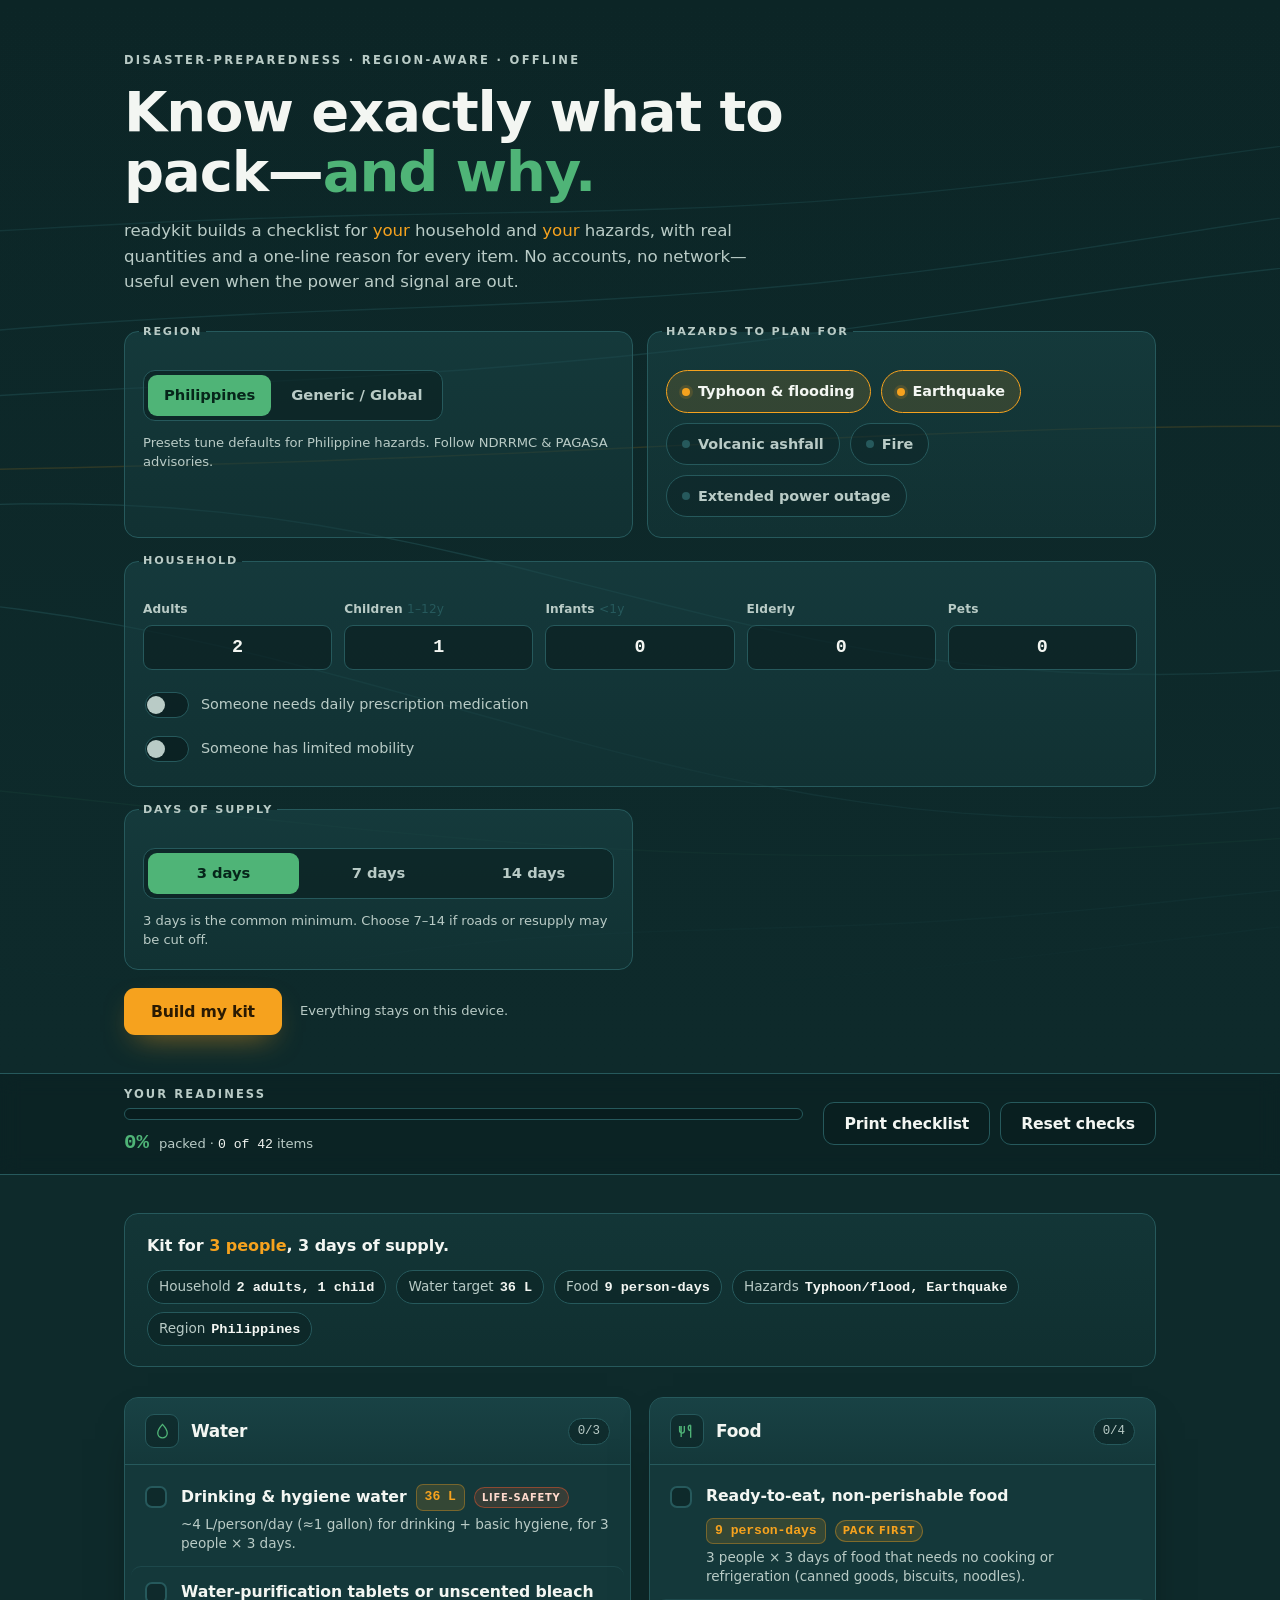
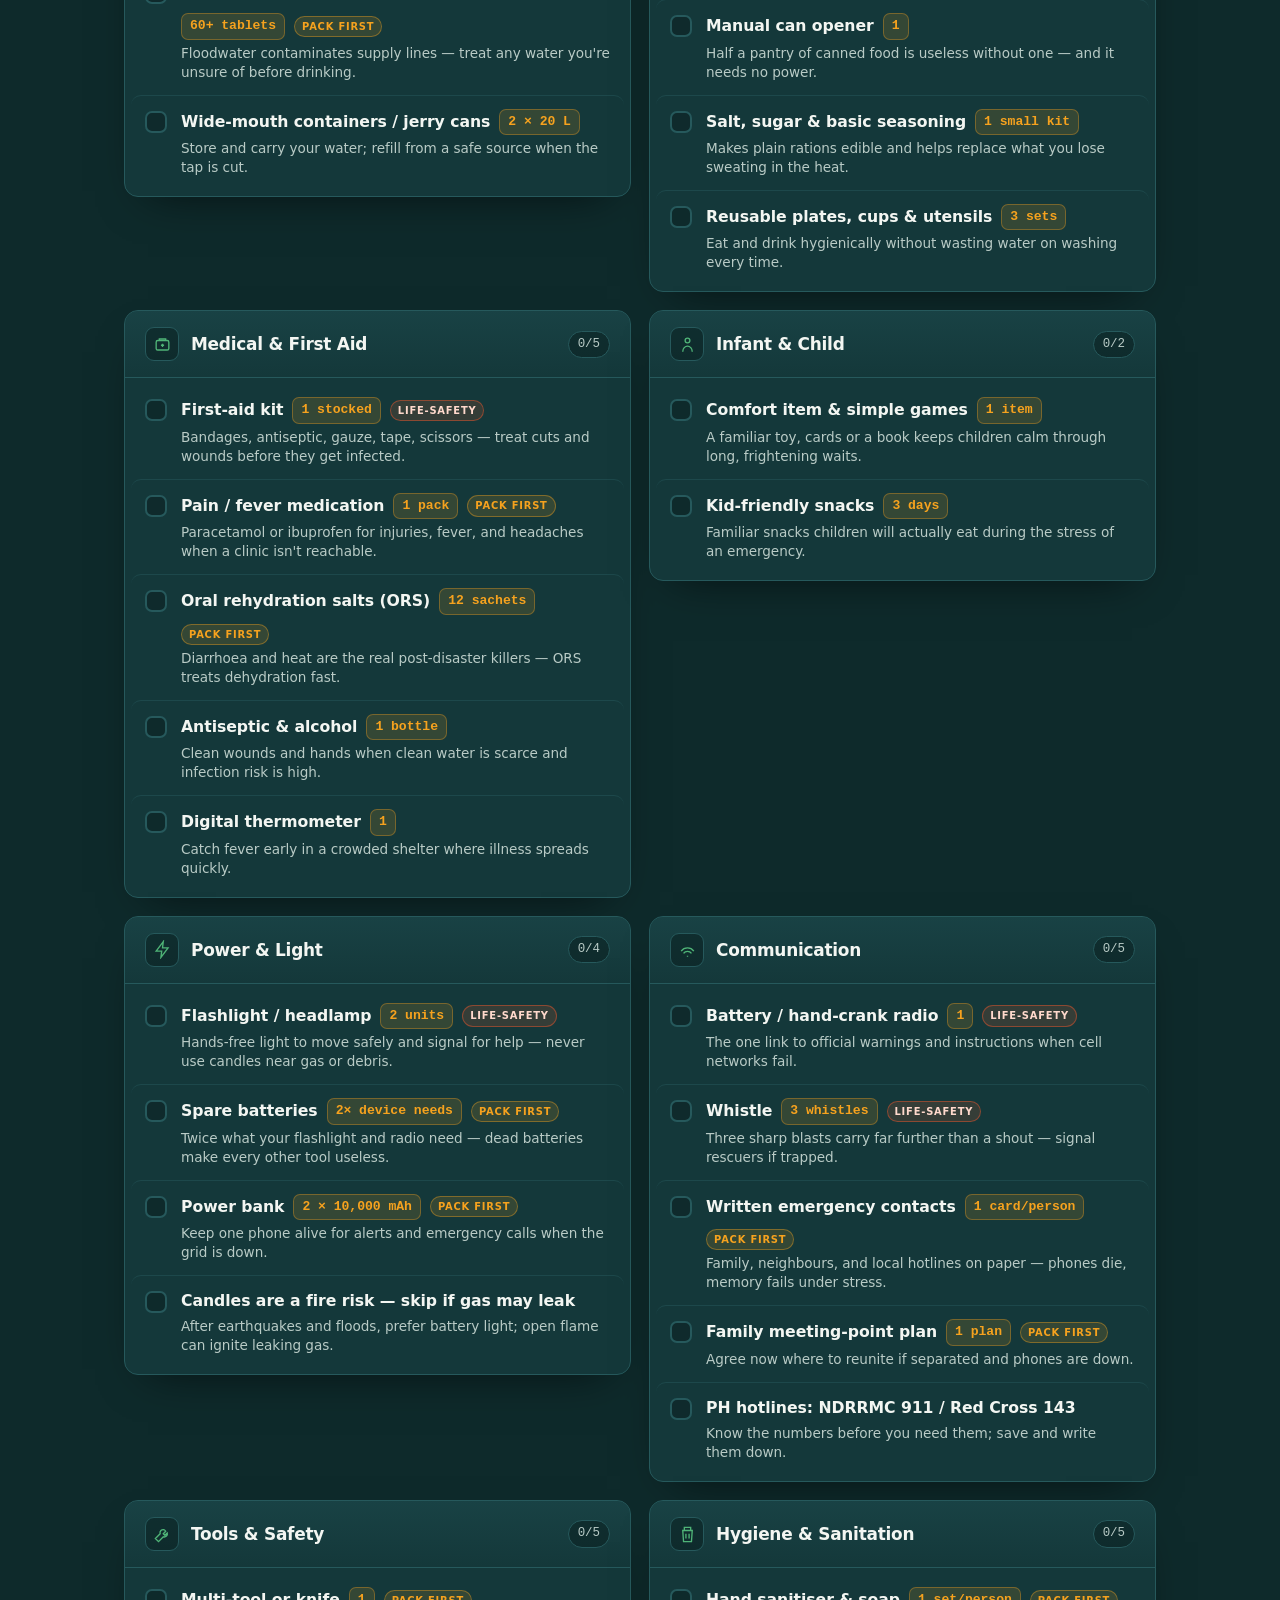
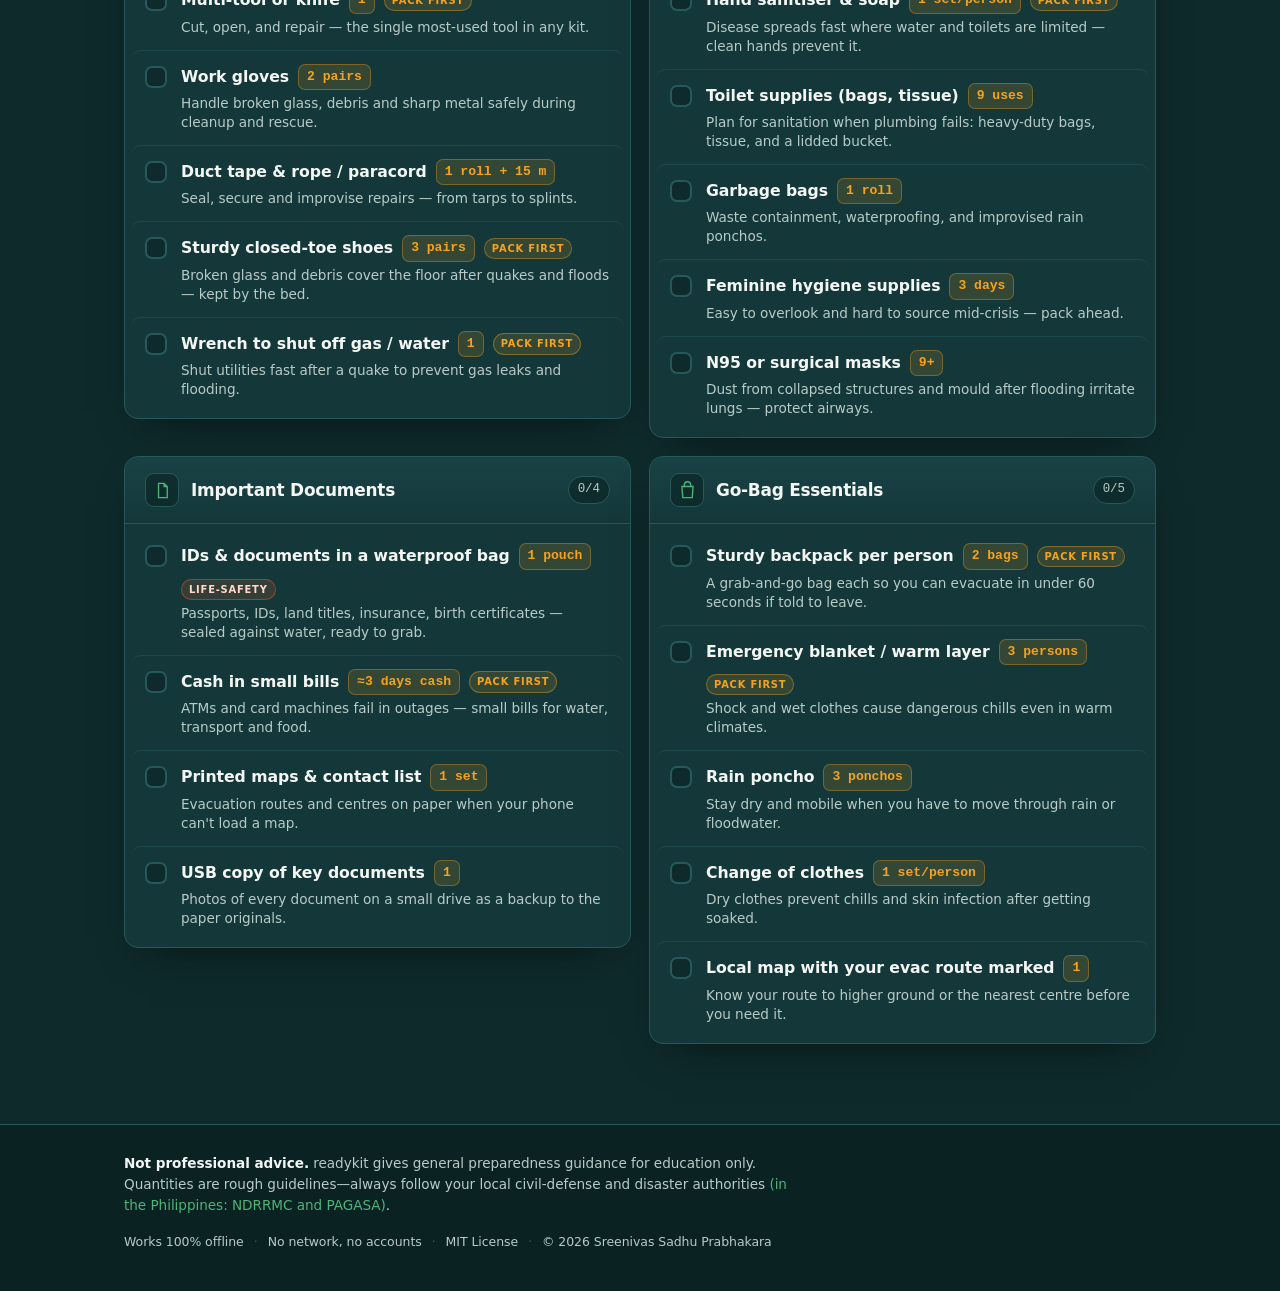
<file: index.html>
<!doctype html>
<html lang="en">
<head>
  <meta charset="utf-8">
  <meta name="viewport" content="width=device-width, initial-scale=1">
  <meta http-equiv="Content-Security-Policy" content="default-src 'self'; connect-src 'none'; img-src 'self' data:; base-uri 'none'; form-action 'none'; frame-ancestors 'none'; object-src 'none'">
  <title>readykit — disaster preparedness checklist for your home</title>
  <meta name="description" content="A region-aware disaster-prep checklist for your exact household and hazards — real quantities and a reason for every item. Printable, private, works fully offline.">
  <meta name="color-scheme" content="dark">
  <link rel="canonical" href="https://sreenivas-sadhu-prabhakara.github.io/readykit/">
  <meta name="robots" content="index, follow, max-image-preview:large">
  <meta name="author" content="Sreenivas Sadhu Prabhakara">
  <meta name="keywords" content="disaster preparedness, emergency checklist, go bag, typhoon preparedness, earthquake kit, emergency kit list, disaster prep Philippines, NDRRMC, family emergency plan, how much water to store">
  <meta name="theme-color" content="#0E2A2B" media="(prefers-color-scheme: dark)">
  <meta name="theme-color" content="#14383A" media="(prefers-color-scheme: light)">

  <!-- Open Graph -->
  <meta property="og:type" content="website">
  <meta property="og:site_name" content="readykit">
  <meta property="og:title" content="readykit — disaster preparedness checklist for your home">
  <meta property="og:description" content="A region-aware disaster-prep checklist for your exact household and hazards — real quantities and a reason for every item. Printable, private, works fully offline.">
  <meta property="og:url" content="https://sreenivas-sadhu-prabhakara.github.io/readykit/">
  <meta property="og:locale" content="en_US">
  <meta property="og:image" content="https://sreenivas-sadhu-prabhakara.github.io/readykit/og-image.png">
  <meta property="og:image:width" content="1200">
  <meta property="og:image:height" content="630">
  <meta property="og:image:alt" content="readykit — know exactly what to pack, and why">

  <!-- Twitter -->
  <meta name="twitter:card" content="summary_large_image">
  <meta name="twitter:title" content="readykit — disaster preparedness checklist for your home">
  <meta name="twitter:description" content="A region-aware disaster-prep checklist for your exact household and hazards — real quantities and a reason for every item. Printable, private, works fully offline.">
  <meta name="twitter:image" content="https://sreenivas-sadhu-prabhakara.github.io/readykit/og-image.png">
  <meta name="twitter:image:alt" content="readykit — know exactly what to pack, and why">

  <link rel="stylesheet" href="styles.css">
  <link rel="icon" href="favicon.svg" type="image/svg+xml">
  <link rel="apple-touch-icon" href="apple-touch-icon.png">
  <link rel="manifest" href="manifest.webmanifest">

  <!-- Structured data (data block; not affected by script-src) -->
  <script type="application/ld+json">
  {
    "@context": "https://schema.org",
    "@type": "WebApplication",
    "name": "readykit",
    "description": "A region-aware disaster-preparedness checklist that tailors an emergency kit to your exact household and hazards, with real quantities and a reason for every item. Printable, private, and works fully offline.",
    "url": "https://sreenivas-sadhu-prabhakara.github.io/readykit/",
    "applicationCategory": "UtilitiesApplication",
    "operatingSystem": "Any (modern web browser)",
    "browserRequirements": "Requires a modern web browser with JavaScript enabled.",
    "isAccessibleForFree": true,
    "offers": { "@type": "Offer", "price": "0", "priceCurrency": "USD" },
    "license": "https://opensource.org/licenses/MIT",
    "author": { "@type": "Person", "name": "Sreenivas Sadhu Prabhakara" },
    "softwareVersion": "0.1.0",
    "featureList": [
      "Region- and hazard-aware checklist",
      "Computed quantities from your household and days of supply",
      "A plain-language reason for every item",
      "Readiness meter to track what you have packed",
      "Printable black-and-white checklist",
      "Runs 100% offline in your browser"
    ]
  }
  </script>
  <script type="application/ld+json">
  {
    "@context": "https://schema.org",
    "@type": "FAQPage",
    "mainEntity": [
      {
        "@type": "Question",
        "name": "How much water should I store for an emergency?",
        "acceptedAnswer": {
          "@type": "Answer",
          "text": "About 4 litres (~1 gallon) per person per day for drinking and basic hygiene. For 3 people over 3 days that's 36 litres. Store more if you have infants, pets, or if the weather is hot."
        }
      },
      {
        "@type": "Question",
        "name": "How many days of supplies should I prepare?",
        "acceptedAnswer": {
          "@type": "Answer",
          "text": "Three days is the common minimum. Choose 7 to 14 days if roads or resupply may be cut off, for example on an island or in a flood-prone area."
        }
      },
      {
        "@type": "Question",
        "name": "Does readykit work without internet?",
        "acceptedAnswer": {
          "@type": "Answer",
          "text": "Yes — readykit runs entirely offline in your browser, which matters most when power or signal is out. Nothing about your household is ever transmitted or stored anywhere but your own device."
        }
      }
    ]
  }
  </script>
</head>
<body>
  <a class="skip-link" href="#kit">Skip to my checklist</a>

  <!-- ============ HERO ============ -->
  <header class="hero" id="top">
    <div class="hero__contour" aria-hidden="true">
      <svg class="contour" viewBox="0 0 1440 520" preserveAspectRatio="xMidYMid slice" role="presentation">
        <g class="contour__lines"></g>
      </svg>
    </div>

    <div class="hero__inner">
      <p class="eyebrow">Disaster-preparedness &middot; region-aware &middot; offline</p>
      <h1 class="hero__title">Know exactly what to pack&mdash;<span class="hero__accent">and why.</span></h1>
      <p class="hero__lede">
        readykit builds a checklist for <em>your</em> household and <em>your</em> hazards, with real
        quantities and a one-line reason for every item. No accounts, no network&mdash;useful even when
        the power and signal are out.
      </p>

      <!-- ============ CONTROLS ============ -->
      <form class="controls" id="controls" novalidate>
        <fieldset class="panel">
          <legend class="panel__legend">Region</legend>
          <div class="segmented" role="radiogroup" aria-label="Region preset">
            <label class="seg">
              <input type="radio" name="region" value="ph" checked>
              <span>Philippines</span>
            </label>
            <label class="seg">
              <input type="radio" name="region" value="generic">
              <span>Generic / Global</span>
            </label>
          </div>
          <p class="panel__hint" id="regionHint">Presets tune defaults and local guidance. You can override any hazard below.</p>
        </fieldset>

        <fieldset class="panel">
          <legend class="panel__legend">Hazards to plan for</legend>
          <div class="chips" id="hazards">
            <label class="chip"><input type="checkbox" name="hazard" value="typhoon" checked><span>Typhoon &amp; flooding</span></label>
            <label class="chip"><input type="checkbox" name="hazard" value="earthquake" checked><span>Earthquake</span></label>
            <label class="chip"><input type="checkbox" name="hazard" value="volcanic"><span>Volcanic ashfall</span></label>
            <label class="chip"><input type="checkbox" name="hazard" value="fire"><span>Fire</span></label>
            <label class="chip"><input type="checkbox" name="hazard" value="outage"><span>Extended power outage</span></label>
          </div>
        </fieldset>

        <fieldset class="panel panel--wide">
          <legend class="panel__legend">Household</legend>
          <div class="counts">
            <div class="count"><label for="adults">Adults</label><input type="number" id="adults" name="adults" min="0" max="30" step="1" value="2" inputmode="numeric"></div>
            <div class="count"><label for="children">Children <span class="count__sub">1&ndash;12y</span></label><input type="number" id="children" name="children" min="0" max="30" step="1" value="1" inputmode="numeric"></div>
            <div class="count"><label for="infants">Infants <span class="count__sub">&lt;1y</span></label><input type="number" id="infants" name="infants" min="0" max="10" step="1" value="0" inputmode="numeric"></div>
            <div class="count"><label for="elderly">Elderly</label><input type="number" id="elderly" name="elderly" min="0" max="20" step="1" value="0" inputmode="numeric"></div>
            <div class="count"><label for="pets">Pets</label><input type="number" id="pets" name="pets" min="0" max="20" step="1" value="0" inputmode="numeric"></div>
          </div>
          <div class="toggles">
            <label class="toggle"><input type="checkbox" name="meds"><span>Someone needs daily prescription medication</span></label>
            <label class="toggle"><input type="checkbox" name="mobility"><span>Someone has limited mobility</span></label>
          </div>
        </fieldset>

        <fieldset class="panel">
          <legend class="panel__legend">Days of supply</legend>
          <div class="segmented segmented--days" role="radiogroup" aria-label="Days of supply">
            <label class="seg"><input type="radio" name="days" value="3" checked><span>3 days</span></label>
            <label class="seg"><input type="radio" name="days" value="7"><span>7 days</span></label>
            <label class="seg"><input type="radio" name="days" value="14"><span>14 days</span></label>
          </div>
          <p class="panel__hint">3 days is the common minimum. Choose 7&ndash;14 if roads or resupply may be cut off.</p>
        </fieldset>

        <div class="controls__action">
          <button type="submit" class="btn btn--primary" id="buildBtn">Build my kit</button>
          <span class="controls__note">Everything stays on this device.</span>
        </div>
      </form>
    </div>
  </header>

  <main>
    <!-- ============ STATUS ROW ============ -->
    <section class="status" id="kit" aria-labelledby="statusHeading">
      <div class="status__inner">
        <div class="status__meter">
          <div class="meter">
            <div class="meter__track">
              <div class="meter__fill" id="meterFill"></div>
            </div>
            <div class="meter__readout">
              <span class="meter__pct" id="meterPct">0%</span>
              <span class="meter__label" id="meterLabel">packed &middot; <span id="meterCount">0 of 0</span> items</span>
            </div>
          </div>
          <h2 class="status__heading" id="statusHeading">Your readiness</h2>
        </div>
        <div class="status__actions">
          <button type="button" class="btn btn--ghost" id="printBtn">Print checklist</button>
          <button type="button" class="btn btn--ghost" id="resetBtn">Reset checks</button>
        </div>
      </div>
    </section>

    <!-- ============ SUMMARY (also print header) ============ -->
    <section class="summary" id="summary" aria-live="polite"></section>

    <!-- ============ CHECKLIST ============ -->
    <section class="kit" id="checklist" aria-label="Preparedness checklist"></section>
  </main>

  <!-- ============ FOOTER ============ -->
  <footer class="foot">
    <div class="foot__inner">
      <p class="foot__disclaimer">
        <strong>Not professional advice.</strong> readykit gives general preparedness guidance for education only.
        Quantities are rough guidelines&mdash;always follow your local civil-defense and disaster authorities
        <span class="foot__ph">(in the Philippines: NDRRMC and PAGASA)</span>.
      </p>
      <p class="foot__meta">
        <span>Works 100% offline</span><span class="foot__dot">&middot;</span>
        <span>No network, no accounts</span><span class="foot__dot">&middot;</span>
        <span>MIT&nbsp;License</span><span class="foot__dot">&middot;</span>
        <span>&copy; 2026 Sreenivas&nbsp;Sadhu&nbsp;Prabhakara</span>
      </p>
    </div>
  </footer>

  <script src="app.js" defer></script>
</body>
</html>
</file>
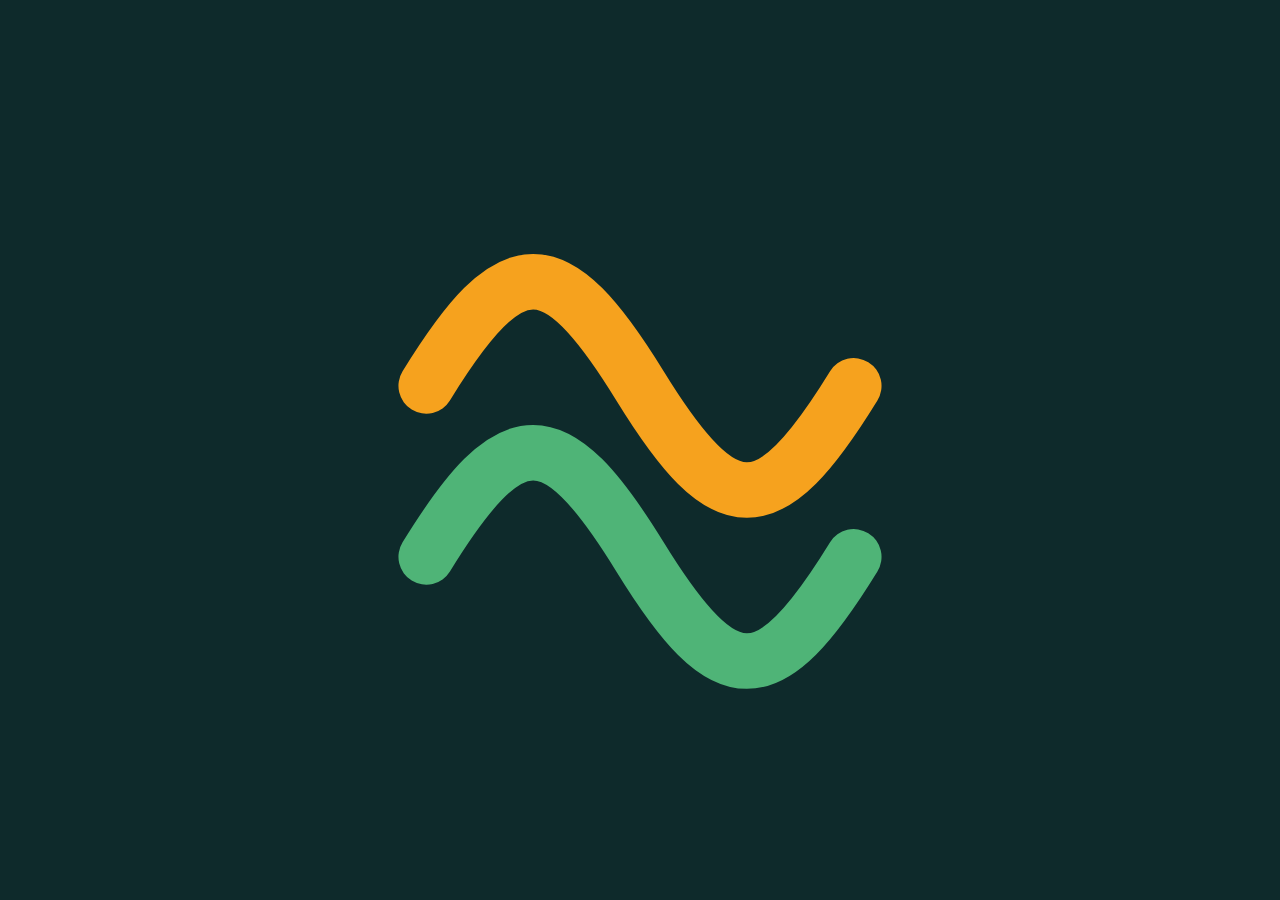
<file: assets/icon.html>
<!doctype html>
<html lang="en">
<head>
<meta charset="utf-8">
<style>
  * { box-sizing: border-box; margin: 0; padding: 0; }
  html, body { width: 100%; height: 100%; overflow: hidden; background: #0E2A2B; }
  body { display: grid; place-items: center; }
  /* 12% safe padding on each side -> mark fills the middle 76vmin */
  .mark {
    width: 76vmin; height: 76vmin;
    display: block;
  }
</style>
</head>
<body>
  <svg class="mark" viewBox="0 0 32 32" aria-hidden="true">
    <path d="M6 21c4-6.5 6-6.5 10 0s6 6.5 10 0" fill="none" stroke="#4FB477" stroke-width="2.6" stroke-linecap="round"/>
    <path d="M6 13c4-6.5 6-6.5 10 0s6 6.5 10 0" fill="none" stroke="#F6A21E" stroke-width="2.6" stroke-linecap="round"/>
  </svg>
</body>
</html>
</file>
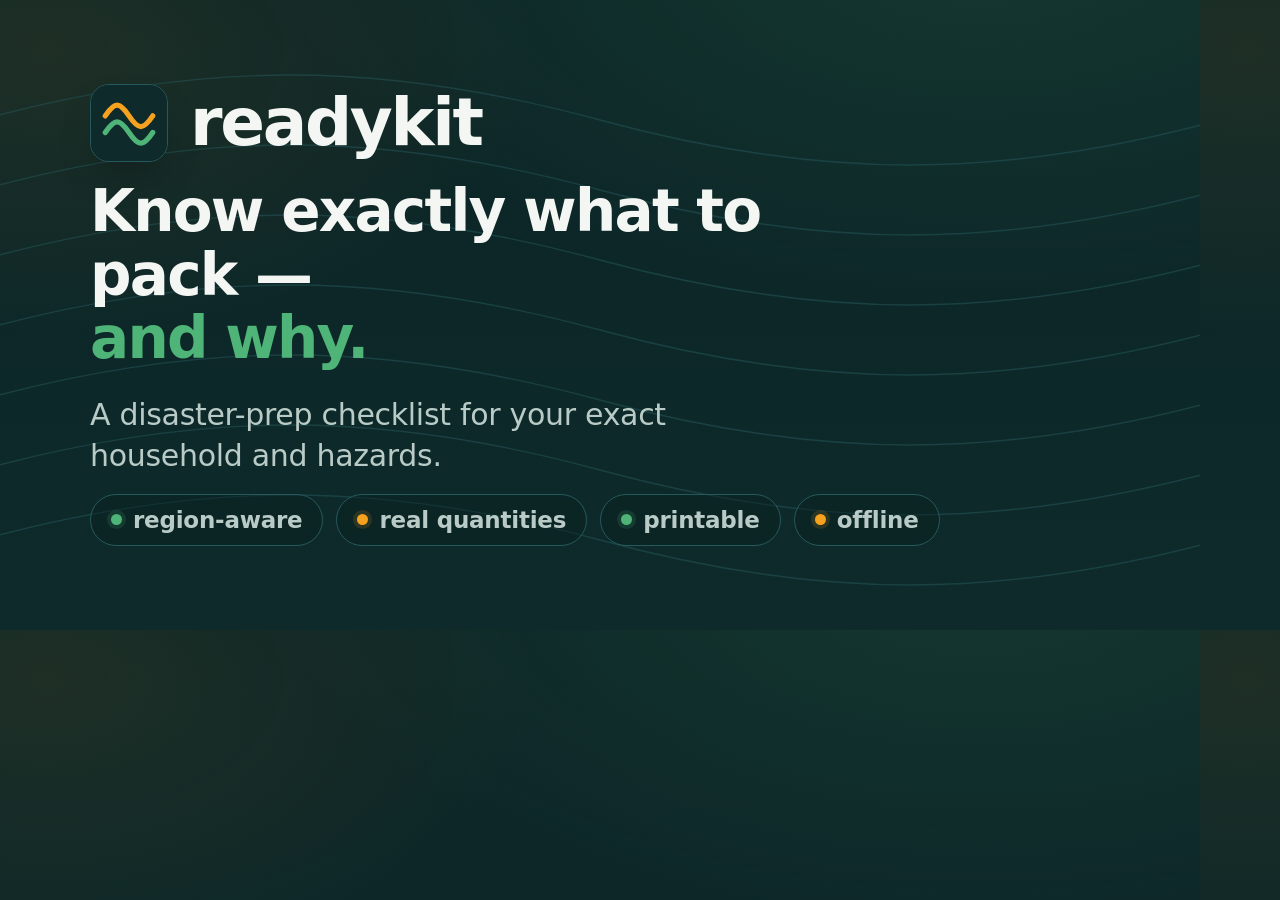
<file: assets/og.html>
<!doctype html>
<html lang="en">
<head>
<meta charset="utf-8">
<style>
  :root {
    --deep:    #0E2A2B;
    --surface: #14383A;
    --line:    #26595C;
    --paper:   #F3F6F2;
    --mist:    #B9CBC6;
    --signal:  #F6A21E;
    --go:      #4FB477;
    --sans: system-ui, -apple-system, "Segoe UI", Roboto, Helvetica, Arial, sans-serif;
    --mono: ui-monospace, "SF Mono", Menlo, Consolas, "Liberation Mono", monospace;
  }
  * { box-sizing: border-box; margin: 0; padding: 0; }
  html, body {
    width: 1200px; height: 630px;
    overflow: hidden;
  }
  body {
    position: relative;
    background:
      radial-gradient(1200px 620px at 82% -12%, rgba(79,180,119,0.14), transparent 60%),
      radial-gradient(900px 520px at 4% 8%, rgba(246,162,30,0.08), transparent 55%),
      linear-gradient(180deg, #0c2526 0%, #0E2A2B 100%);
    font-family: var(--sans);
    color: var(--paper);
    -webkit-font-smoothing: antialiased;
  }

  /* subtle topographic contour lines — the readykit signature */
  .contour {
    position: absolute; inset: 0;
    width: 1200px; height: 630px;
    opacity: 0.5;
  }
  .contour path { fill: none; stroke: var(--line); stroke-width: 1.4; }

  .frame {
    position: absolute; inset: 0;
    padding: 84px 90px;
    display: flex; flex-direction: column;
    justify-content: space-between;
  }

  /* wordmark */
  .brand { display: flex; align-items: center; gap: 22px; }
  .mark {
    width: 78px; height: 78px; border-radius: 19px;
    background: var(--deep);
    border: 1px solid var(--line);
    box-shadow: 0 18px 44px -22px rgba(0,0,0,0.7);
  }
  .wordmark {
    font-size: 66px; font-weight: 800; letter-spacing: -0.035em;
    line-height: 1; color: var(--paper);
  }

  .headline { max-width: 900px; }
  .headline h1 {
    font-size: 58px; font-weight: 800; letter-spacing: -0.03em;
    line-height: 1.1; color: var(--paper);
  }
  .headline .and { color: var(--go); }
  .headline p {
    margin-top: 24px;
    font-size: 30px; font-weight: 500; letter-spacing: -0.01em;
    color: var(--mist); line-height: 1.35; max-width: 34ch;
  }

  /* chip row */
  .chips { display: flex; align-items: center; gap: 13px; }
  .chip {
    display: inline-flex; align-items: center; gap: 11px;
    padding: 12px 20px;
    border: 1px solid var(--line);
    border-radius: 999px;
    background: rgba(9,28,29,0.4);
    font-size: 23px; font-weight: 600; letter-spacing: -0.01em;
    color: var(--mist);
  }
  .chip .dot { width: 11px; height: 11px; border-radius: 50%; }
  .chip .dot--amber { background: var(--signal); box-shadow: 0 0 0 4px rgba(246,162,30,0.14); }
  .chip .dot--green { background: var(--go); box-shadow: 0 0 0 4px rgba(79,180,119,0.16); }
</style>
</head>
<body>
  <!-- topographic contour field -->
  <svg class="contour" viewBox="0 0 1200 630" preserveAspectRatio="none" aria-hidden="true">
    <path d="M-20 120 C 200 60, 380 60, 600 120 S 1000 180, 1220 120"/>
    <path d="M-20 190 C 200 130, 380 130, 600 190 S 1000 250, 1220 190"/>
    <path d="M-20 260 C 200 200, 380 200, 600 260 S 1000 320, 1220 260"/>
    <path d="M-20 330 C 200 270, 380 270, 600 330 S 1000 390, 1220 330"/>
    <path d="M-20 400 C 200 340, 380 340, 600 400 S 1000 460, 1220 400"/>
    <path d="M-20 470 C 200 410, 380 410, 600 470 S 1000 530, 1220 470"/>
    <path d="M-20 540 C 200 480, 380 480, 600 540 S 1000 600, 1220 540"/>
  </svg>

  <div class="frame">
    <div class="brand">
      <svg class="mark" viewBox="0 0 32 32" aria-hidden="true">
        <rect width="32" height="32" rx="7" fill="#0E2A2B"/>
        <path d="M6 20c4-6 6-6 10 0s6 6 10 0" fill="none" stroke="#4FB477" stroke-width="2.2" stroke-linecap="round"/>
        <path d="M6 13c4-6 6-6 10 0s6 6 10 0" fill="none" stroke="#F6A21E" stroke-width="2.2" stroke-linecap="round"/>
      </svg>
      <span class="wordmark">readykit</span>
    </div>

    <div class="headline">
      <h1>Know exactly what to pack&nbsp;—<br><span class="and">and why.</span></h1>
      <p>A disaster-prep checklist for your exact household and hazards.</p>
    </div>

    <div class="chips">
      <span class="chip"><span class="dot dot--green"></span>region-aware</span>
      <span class="chip"><span class="dot dot--amber"></span>real quantities</span>
      <span class="chip"><span class="dot dot--green"></span>printable</span>
      <span class="chip"><span class="dot dot--amber"></span>offline</span>
    </div>
  </div>
</body>
</html>
</file>
<file: styles.css>
/* ============================================================
   readykit — calm competence. teal-pine + safety amber.
   ============================================================ */

:root {
  --deep:    #0E2A2B;
  --surface: #14383A;
  --surface2:#1B474A;
  --line:    #26595C;
  --paper:   #F3F6F2;
  --mist:    #B9CBC6;
  --signal:  #F6A21E;
  --go:      #4FB477;
  --flag:    #E4572E;

  --signal-dim: rgba(246, 162, 30, 0.14);
  --go-dim:     rgba(79, 180, 119, 0.16);
  --flag-dim:   rgba(228, 87, 46, 0.16);

  --sans: system-ui, -apple-system, "Segoe UI", Roboto, Helvetica, Arial, sans-serif;
  --mono: ui-monospace, "SF Mono", Menlo, Consolas, "Liberation Mono", monospace;

  --radius: 14px;
  --radius-sm: 9px;
  --shadow: 0 18px 44px -24px rgba(0,0,0,0.7);
  --wrap: 1120px;
  --ease: cubic-bezier(0.22, 0.61, 0.36, 1);
}

* { box-sizing: border-box; }

html { -webkit-text-size-adjust: 100%; }

body {
  margin: 0;
  background: var(--deep);
  color: var(--paper);
  font-family: var(--sans);
  font-size: 16px;
  line-height: 1.55;
  letter-spacing: -0.003em;
  -webkit-font-smoothing: antialiased;
  text-rendering: optimizeLegibility;
}

/* Ambient depth so the flat teal never reads dead */
body::before {
  content: "";
  position: fixed;
  inset: 0;
  z-index: -1;
  background:
    radial-gradient(1200px 620px at 78% -8%, rgba(79,180,119,0.10), transparent 60%),
    radial-gradient(900px 520px at 8% 4%, rgba(246,162,30,0.06), transparent 55%);
  pointer-events: none;
}

h1, h2, h3 { margin: 0; font-weight: 700; letter-spacing: -0.02em; line-height: 1.08; }
p { margin: 0; }
em { font-style: normal; color: var(--paper); }

.skip-link {
  position: absolute; left: 12px; top: -60px;
  background: var(--signal); color: #2a1a02;
  padding: 10px 16px; border-radius: 10px; font-weight: 700;
  z-index: 50; transition: top 0.18s var(--ease); text-decoration: none;
}
.skip-link:focus { top: 12px; }

/* --- shared focus ring --- */
a:focus-visible,
button:focus-visible,
input:focus-visible,
.seg:focus-within,
.chip:focus-within,
.toggle:focus-within {
  outline: 3px solid var(--signal);
  outline-offset: 2px;
  border-radius: 6px;
}

.eyebrow {
  font-size: 0.72rem;
  text-transform: uppercase;
  letter-spacing: 0.2em;
  color: var(--mist);
  font-weight: 600;
}

/* ============================================================
   HERO + contour signature
   ============================================================ */
.hero {
  position: relative;
  overflow: hidden;
  border-bottom: 1px solid var(--line);
  background:
    linear-gradient(180deg, rgba(14,42,43,0.0) 0%, rgba(14,42,43,0.55) 62%, var(--deep) 100%),
    linear-gradient(180deg, #0c2526 0%, #0E2A2B 100%);
}

.hero__contour {
  position: absolute; inset: 0;
  z-index: 0;
  opacity: 0.9;
  mask-image: linear-gradient(180deg, #000 0%, #000 46%, transparent 92%);
  -webkit-mask-image: linear-gradient(180deg, #000 0%, #000 46%, transparent 92%);
}
.contour { width: 100%; height: 100%; display: block; }
.contour__lines path {
  fill: none;
  stroke: var(--line);
  stroke-width: 1.4;
  vector-effect: non-scaling-stroke;
}

.hero__inner {
  position: relative;
  z-index: 1;
  max-width: var(--wrap);
  margin: 0 auto;
  padding: clamp(28px, 4.5vw, 52px) clamp(20px, 5vw, 44px) clamp(26px, 3vw, 38px);
}

.hero__title {
  font-size: clamp(2.05rem, 5.4vw, 3.5rem);
  margin: 12px 0 0;
  max-width: 18ch;
}
.hero__accent { color: var(--go); }

.hero__lede {
  margin-top: 15px;
  max-width: 60ch;
  color: var(--mist);
  font-size: clamp(0.98rem, 1.3vw, 1.1rem);
}
.hero__lede em { color: var(--signal); font-style: normal; }

/* ============================================================
   CONTROLS
   ============================================================ */
.controls {
  margin-top: clamp(20px, 2.6vw, 28px);
  display: grid;
  grid-template-columns: repeat(2, minmax(0, 1fr));
  gap: 14px;
}
.panel--wide { grid-column: 1 / -1; }

.panel {
  border: 1px solid var(--line);
  background: linear-gradient(180deg, rgba(27,71,74,0.55), rgba(20,56,58,0.55));
  border-radius: var(--radius);
  padding: 18px 18px 20px;
  margin: 0;
  min-width: 0;
}
.panel__legend {
  font-size: 0.7rem;
  text-transform: uppercase;
  letter-spacing: 0.16em;
  font-weight: 700;
  color: var(--mist);
  padding: 0 4px;
  margin-left: -4px;
}
.panel__hint {
  margin-top: 12px;
  font-size: 0.82rem;
  color: var(--mist);
  line-height: 1.45;
}

/* segmented + days */
.segmented {
  display: inline-flex;
  gap: 4px;
  background: rgba(9,28,29,0.55);
  border: 1px solid var(--line);
  border-radius: 12px;
  padding: 4px;
  margin-top: 12px;
  flex-wrap: wrap;
}
.segmented--days { display: flex; }
.seg { position: relative; flex: 1; }
.seg input { position: absolute; opacity: 0; inset: 0; cursor: pointer; margin: 0; }
.seg span {
  display: block;
  text-align: center;
  padding: 9px 16px;
  border-radius: 9px;
  font-weight: 600;
  font-size: 0.92rem;
  color: var(--mist);
  cursor: pointer;
  transition: background 0.16s var(--ease), color 0.16s var(--ease);
  white-space: nowrap;
}
.seg input:checked + span {
  background: var(--go);
  color: #06251a;
}
.seg input:hover + span { color: var(--paper); }
.seg input:checked:hover + span { color: #06251a; }

/* hazard chips */
.chips {
  display: flex; flex-wrap: wrap; gap: 10px; margin-top: 12px;
}
.chip { position: relative; }
.chip input { position: absolute; opacity: 0; inset: 0; cursor: pointer; margin: 0; }
.chip span {
  display: inline-flex; align-items: center; gap: 8px;
  padding: 9px 15px;
  border: 1px solid var(--line);
  border-radius: 999px;
  font-size: 0.9rem; font-weight: 600;
  color: var(--mist);
  cursor: pointer;
  transition: all 0.16s var(--ease);
  background: rgba(9,28,29,0.35);
}
.chip span::before {
  content: "";
  width: 8px; height: 8px; border-radius: 50%;
  background: var(--line);
  transition: background 0.16s var(--ease), box-shadow 0.16s var(--ease);
}
.chip input:hover + span { color: var(--paper); border-color: var(--mist); }
.chip input:checked + span {
  color: var(--paper);
  border-color: var(--signal);
  background: var(--signal-dim);
}
.chip input:checked + span::before {
  background: var(--signal);
  box-shadow: 0 0 0 3px var(--signal-dim);
}

/* household counts */
.counts {
  display: grid;
  grid-template-columns: repeat(5, minmax(0, 1fr));
  gap: 12px;
  margin-top: 12px;
}
.count { display: flex; flex-direction: column; gap: 6px; min-width: 0; }
.count label {
  font-size: 0.76rem; font-weight: 600; color: var(--mist);
  letter-spacing: 0.01em;
}
.count__sub { color: var(--line); font-weight: 500; }
.count input {
  font-family: var(--mono);
  font-size: 1.15rem;
  font-weight: 600;
  color: var(--paper);
  background: rgba(9,28,29,0.6);
  border: 1px solid var(--line);
  border-radius: var(--radius-sm);
  padding: 11px 12px;
  width: 100%;
  text-align: center;
  -moz-appearance: textfield;
}
.count input::-webkit-outer-spin-button,
.count input::-webkit-inner-spin-button { -webkit-appearance: none; margin: 0; }
.count input:hover { border-color: var(--mist); }

/* toggles */
.toggles { display: flex; flex-direction: column; gap: 10px; margin-top: 18px; }
.toggle { position: relative; display: inline-flex; }
.toggle input { position: absolute; opacity: 0; inset: 0; cursor: pointer; margin: 0; }
.toggle span {
  display: inline-flex; align-items: center; gap: 12px;
  font-size: 0.9rem; font-weight: 500; color: var(--mist);
  cursor: pointer;
  padding: 4px 2px;
  line-height: 1.35;
}
.toggle span::before {
  content: "";
  flex: none;
  width: 42px; height: 24px; border-radius: 999px;
  background: rgba(9,28,29,0.7);
  border: 1px solid var(--line);
  position: relative;
  transition: background 0.18s var(--ease), border-color 0.18s var(--ease);
}
.toggle span::after {
  content: "";
  position: absolute; left: 4px;
  width: 18px; height: 18px; border-radius: 50%;
  background: var(--mist);
  transition: transform 0.18s var(--ease), background 0.18s var(--ease);
}
.toggle input:checked + span { color: var(--paper); }
.toggle input:checked + span::before { background: var(--go-dim); border-color: var(--go); }
.toggle input:checked + span::after { transform: translateX(18px); background: var(--go); }

/* action row */
.controls__action {
  grid-column: 1 / -1;
  display: flex; align-items: center; gap: 18px; flex-wrap: wrap;
  margin-top: 4px;
}
.controls__note { font-size: 0.82rem; color: var(--mist); }

/* buttons */
.btn {
  font-family: var(--sans);
  font-weight: 700;
  font-size: 0.98rem;
  letter-spacing: -0.01em;
  border-radius: 11px;
  cursor: pointer;
  border: 1px solid transparent;
  padding: 13px 26px;
  transition: transform 0.12s var(--ease), background 0.16s var(--ease), box-shadow 0.16s var(--ease);
}
.btn:active { transform: translateY(1px); }
.btn--primary {
  background: var(--signal);
  color: #2a1a02;
  box-shadow: 0 12px 30px -12px rgba(246,162,30,0.6);
}
.btn--primary:hover { background: #ffb43e; }
.btn--ghost {
  background: rgba(9,28,29,0.4);
  color: var(--paper);
  border-color: var(--line);
  padding: 11px 20px;
}
.btn--ghost:hover { border-color: var(--mist); background: rgba(9,28,29,0.7); }

/* ============================================================
   STATUS ROW + METER (signature)
   ============================================================ */
.status {
  position: sticky;
  top: 0;
  z-index: 20;
  background: rgba(11,34,35,0.86);
  backdrop-filter: blur(10px);
  -webkit-backdrop-filter: blur(10px);
  border-bottom: 1px solid var(--line);
}
.status__inner {
  max-width: var(--wrap);
  margin: 0 auto;
  padding: 14px clamp(20px, 5vw, 44px);
  display: flex;
  align-items: center;
  justify-content: space-between;
  gap: 20px;
  flex-wrap: wrap;
}
.status__meter { flex: 1 1 340px; min-width: 260px; display: flex; flex-direction: column-reverse; gap: 8px; }
.status__heading {
  font-size: 0.72rem; text-transform: uppercase; letter-spacing: 0.18em;
  color: var(--mist); font-weight: 700;
}
.meter { display: flex; flex-direction: column; gap: 7px; }
.meter__track {
  height: 12px;
  background: rgba(9,28,29,0.75);
  border: 1px solid var(--line);
  border-radius: 999px;
  overflow: hidden;
}
.meter__fill {
  height: 100%;
  width: 0%;
  border-radius: 999px;
  background: linear-gradient(90deg, #3c9c63, var(--go));
  box-shadow: 0 0 18px -2px rgba(79,180,119,0.55);
  transition: width 0.55s var(--ease);
}
.meter__fill.is-full { background: linear-gradient(90deg, var(--go), #7fe0a6); }
.meter__readout { display: flex; align-items: baseline; gap: 10px; }
.meter__pct { font-family: var(--mono); font-size: 1.3rem; font-weight: 700; color: var(--go); font-variant-numeric: tabular-nums; }
.meter__label { font-size: 0.82rem; color: var(--mist); }
.meter__label #meterCount { font-family: var(--mono); color: var(--paper); }
.status__actions { display: flex; gap: 10px; flex-wrap: wrap; }

/* ============================================================
   SUMMARY
   ============================================================ */
.summary {
  max-width: var(--wrap);
  margin: 0 auto;
  padding: clamp(24px, 4vw, 38px) clamp(20px, 5vw, 44px) 0;
}
.summary__card {
  border: 1px solid var(--line);
  border-radius: var(--radius);
  background: linear-gradient(180deg, rgba(27,71,74,0.4), rgba(20,56,58,0.4));
  padding: 20px 22px;
  display: flex; flex-wrap: wrap; align-items: center; gap: 12px 26px;
}
.summary__lead { font-size: 1rem; font-weight: 700; margin-right: 4px; }
.summary__lead em { color: var(--signal); }
.summary__facts { display: flex; flex-wrap: wrap; gap: 8px 10px; }
.fact {
  display: inline-flex; align-items: baseline; gap: 6px;
  font-size: 0.85rem; color: var(--mist);
  background: rgba(9,28,29,0.4);
  border: 1px solid var(--line);
  padding: 5px 11px; border-radius: 999px;
}
.fact b { color: var(--paper); font-family: var(--mono); font-weight: 600; }

/* ============================================================
   CHECKLIST
   ============================================================ */
.kit {
  max-width: var(--wrap);
  margin: 0 auto;
  padding: clamp(20px, 3vw, 30px) clamp(20px, 5vw, 44px) clamp(48px, 7vw, 80px);
  display: grid;
  grid-template-columns: repeat(2, minmax(0, 1fr));
  gap: 18px;
  align-items: start;
}

.cat {
  border: 1px solid var(--line);
  border-radius: var(--radius);
  background: var(--surface);
  overflow: hidden;
  box-shadow: var(--shadow);
}
.cat__head {
  display: flex; align-items: center; gap: 12px;
  padding: 16px 20px;
  background: linear-gradient(180deg, rgba(27,71,74,0.65), rgba(20,56,58,0.2));
  border-bottom: 1px solid var(--line);
}
.cat__glyph {
  flex: none; width: 34px; height: 34px; border-radius: 9px;
  display: grid; place-items: center;
  background: rgba(9,28,29,0.5);
  border: 1px solid var(--line);
}
.cat__glyph svg { width: 19px; height: 19px; stroke: var(--go); fill: none; stroke-width: 1.7; }
.cat__title { font-size: 1.06rem; letter-spacing: -0.015em; }
.cat__count {
  margin-left: auto;
  font-family: var(--mono); font-size: 0.78rem; color: var(--mist);
  background: rgba(9,28,29,0.5); border: 1px solid var(--line);
  padding: 3px 9px; border-radius: 999px;
  font-variant-numeric: tabular-nums;
}
.cat__list { list-style: none; margin: 0; padding: 6px; }

/* item */
.item {
  display: grid;
  grid-template-columns: auto 1fr;
  gap: 4px 14px;
  padding: 13px 14px;
  border-radius: 10px;
  transition: background 0.14s var(--ease);
}
.item + .item { border-top: 1px solid rgba(38,89,92,0.5); }
.item:hover { background: rgba(9,28,29,0.32); }
.item.is-done { background: var(--go-dim); }
.item.is-done .item__name { color: var(--mist); text-decoration: line-through; text-decoration-color: rgba(79,180,119,0.6); }

.item__box { grid-row: 1 / 3; padding-top: 2px; }
.item__box input {
  appearance: none; -webkit-appearance: none;
  width: 22px; height: 22px; margin: 0;
  border: 2px solid var(--line);
  border-radius: 7px;
  background: rgba(9,28,29,0.5);
  cursor: pointer;
  display: grid; place-items: center;
  transition: all 0.15s var(--ease);
}
.item__box input:hover { border-color: var(--go); }
.item__box input:checked { background: var(--go); border-color: var(--go); }
.item__box input:checked::after {
  content: "";
  width: 6px; height: 11px;
  border: solid #06251a; border-width: 0 2.5px 2.5px 0;
  transform: rotate(45deg) translate(-0.5px, -1px);
}

.item__main { display: flex; align-items: center; gap: 9px; flex-wrap: wrap; }
.item__name { font-weight: 600; font-size: 0.98rem; }
.item__qty {
  font-family: var(--mono); font-size: 0.82rem; font-weight: 600;
  color: var(--signal);
  background: var(--signal-dim);
  border: 1px solid rgba(246,162,30,0.35);
  padding: 2px 8px; border-radius: 7px;
  white-space: nowrap;
}
.tag {
  font-size: 0.62rem; font-weight: 700;
  text-transform: uppercase; letter-spacing: 0.08em;
  padding: 2px 7px; border-radius: 999px;
  white-space: nowrap;
}
.tag--first {
  color: var(--signal);
  background: var(--signal-dim);
  border: 1px solid rgba(246,162,30,0.4);
}
.tag--critical {
  color: #ffd9cc;
  background: var(--flag-dim);
  border: 1px solid rgba(228,87,46,0.5);
}
.item__why {
  grid-column: 2;
  font-size: 0.85rem;
  color: var(--mist);
  line-height: 1.4;
}

/* ============================================================
   FOOTER
   ============================================================ */
.foot {
  border-top: 1px solid var(--line);
  background: #0b2223;
}
.foot__inner {
  max-width: var(--wrap);
  margin: 0 auto;
  padding: 28px clamp(20px, 5vw, 44px) 40px;
}
.foot__disclaimer {
  font-size: 0.85rem; color: var(--mist); max-width: 78ch; line-height: 1.55;
}
.foot__disclaimer strong { color: var(--paper); }
.foot__ph { color: var(--go); }
.foot__meta {
  margin-top: 16px;
  display: flex; flex-wrap: wrap; gap: 8px 10px;
  font-size: 0.78rem; color: var(--mist);
}
.foot__dot { color: var(--line); }

/* ============================================================
   RESPONSIVE
   ============================================================ */
@media (max-width: 860px) {
  .controls { grid-template-columns: 1fr; }
  .kit { grid-template-columns: 1fr; }
  .counts { grid-template-columns: repeat(3, 1fr); }
}
@media (max-width: 560px) {
  .counts { grid-template-columns: repeat(2, 1fr); }
  .segmented--days { width: 100%; }
  .status__actions { width: 100%; }
  .status__actions .btn { flex: 1; }
  .btn--primary { width: 100%; }
}

/* ============================================================
   REDUCED MOTION — freeze the contour
   ============================================================ */
@media (prefers-reduced-motion: reduce) {
  * { animation-duration: 0.001ms !important; animation-iteration-count: 1 !important; transition-duration: 0.001ms !important; }
  .contour__lines path { animation: none !important; }
}

/* Contour drift animation (paused for reduced motion above) */
.contour__lines path { animation: drift 26s linear infinite; }
@keyframes drift {
  0%   { transform: translateX(0); }
  100% { transform: translateX(-120px); }
}

/* ============================================================
   PRINT — clean B/W checklist
   ============================================================ */
@media print {
  :root { --paper: #000; }
  body { background: #fff; color: #000; }
  body::before { display: none; }
  .hero, .status__actions, .foot__meta, .skip-link,
  .controls, .hero__contour, .status__heading { display: none !important; }

  .status { position: static; background: #fff; border: none; backdrop-filter: none; }
  .status__inner { padding: 0 0 8px; }
  .meter__track { border: 1px solid #000; background: #fff; }
  .meter__fill { background: #999 !important; box-shadow: none !important; }
  .meter__pct { color: #000; }

  .summary { padding: 0 0 8px; }
  .summary__card { border: 1px solid #000; background: #fff; color: #000; }
  .summary__lead em { color: #000; text-decoration: underline; }
  .fact { border: 1px solid #666; background: #fff; }
  .fact b, .summary__lead { color: #000; }

  .kit { display: block; padding: 0; max-width: none; }
  .cat {
    border: 1px solid #000; background: #fff; box-shadow: none;
    break-inside: avoid; margin-bottom: 12px;
  }
  .cat__head { background: #fff; border-bottom: 1.5px solid #000; }
  .cat__glyph { border-color: #000; background: #fff; }
  .cat__glyph svg { stroke: #000; }
  .cat__title, .cat__count { color: #000; }
  .cat__count { border-color: #000; background: #fff; }

  .item { break-inside: avoid; }
  .item + .item { border-top: 1px solid #ccc; }
  .item.is-done { background: #f0f0f0 !important; }
  .item.is-done .item__name { color: #000; }
  .item__box input { border: 1.5px solid #000; background: #fff; }
  .item__box input:checked { background: #fff; }
  .item__box input:checked::after { border-color: #000; }
  .item__name, .item__why { color: #000; }
  .item__qty { color: #000; background: #fff; border: 1px solid #000; }
  .tag--first { color: #000; background: #fff; border: 1px solid #000; }
  .tag--critical { color: #000; background: #fff; border: 1.5px solid #000; font-weight: 800; }

  .foot { border-top: 1px solid #000; background: #fff; }
  .foot__disclaimer, .foot__disclaimer strong, .foot__ph { color: #000; }

  @page { margin: 14mm; }
}
</file>
